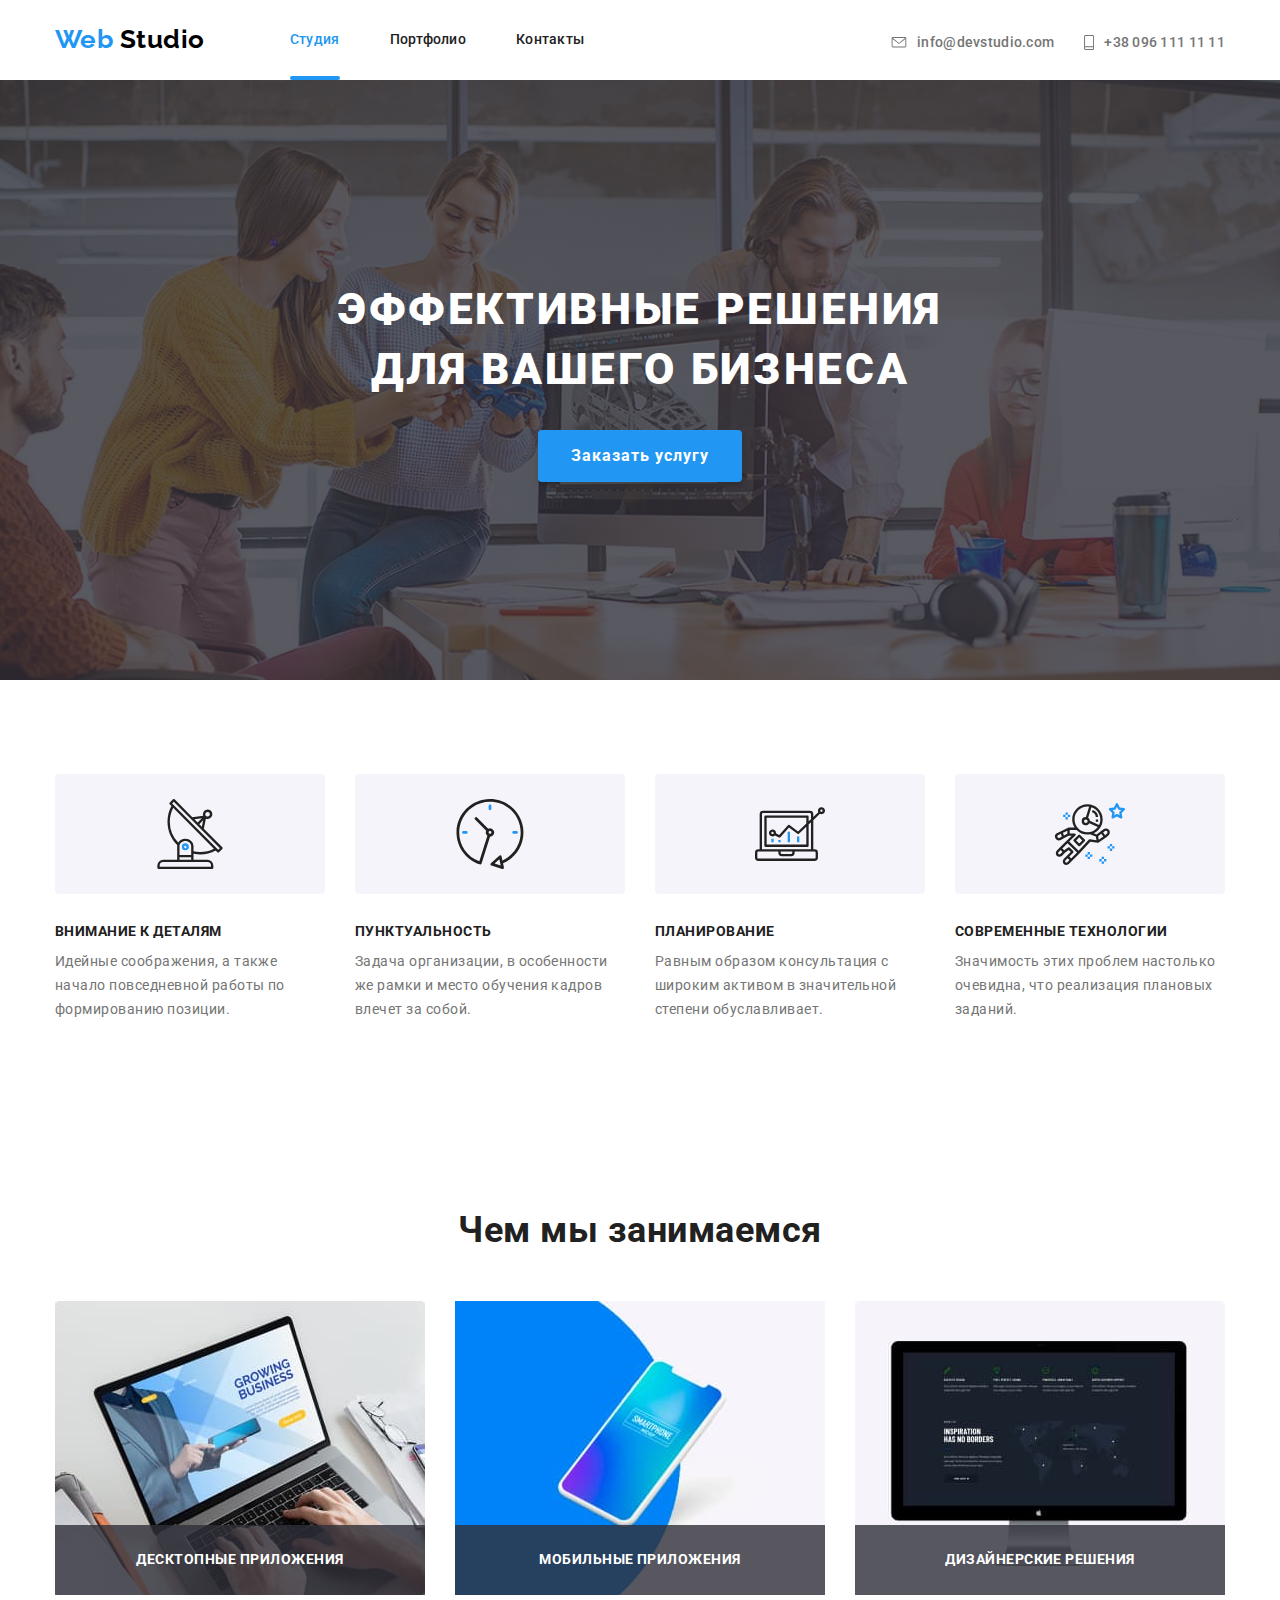
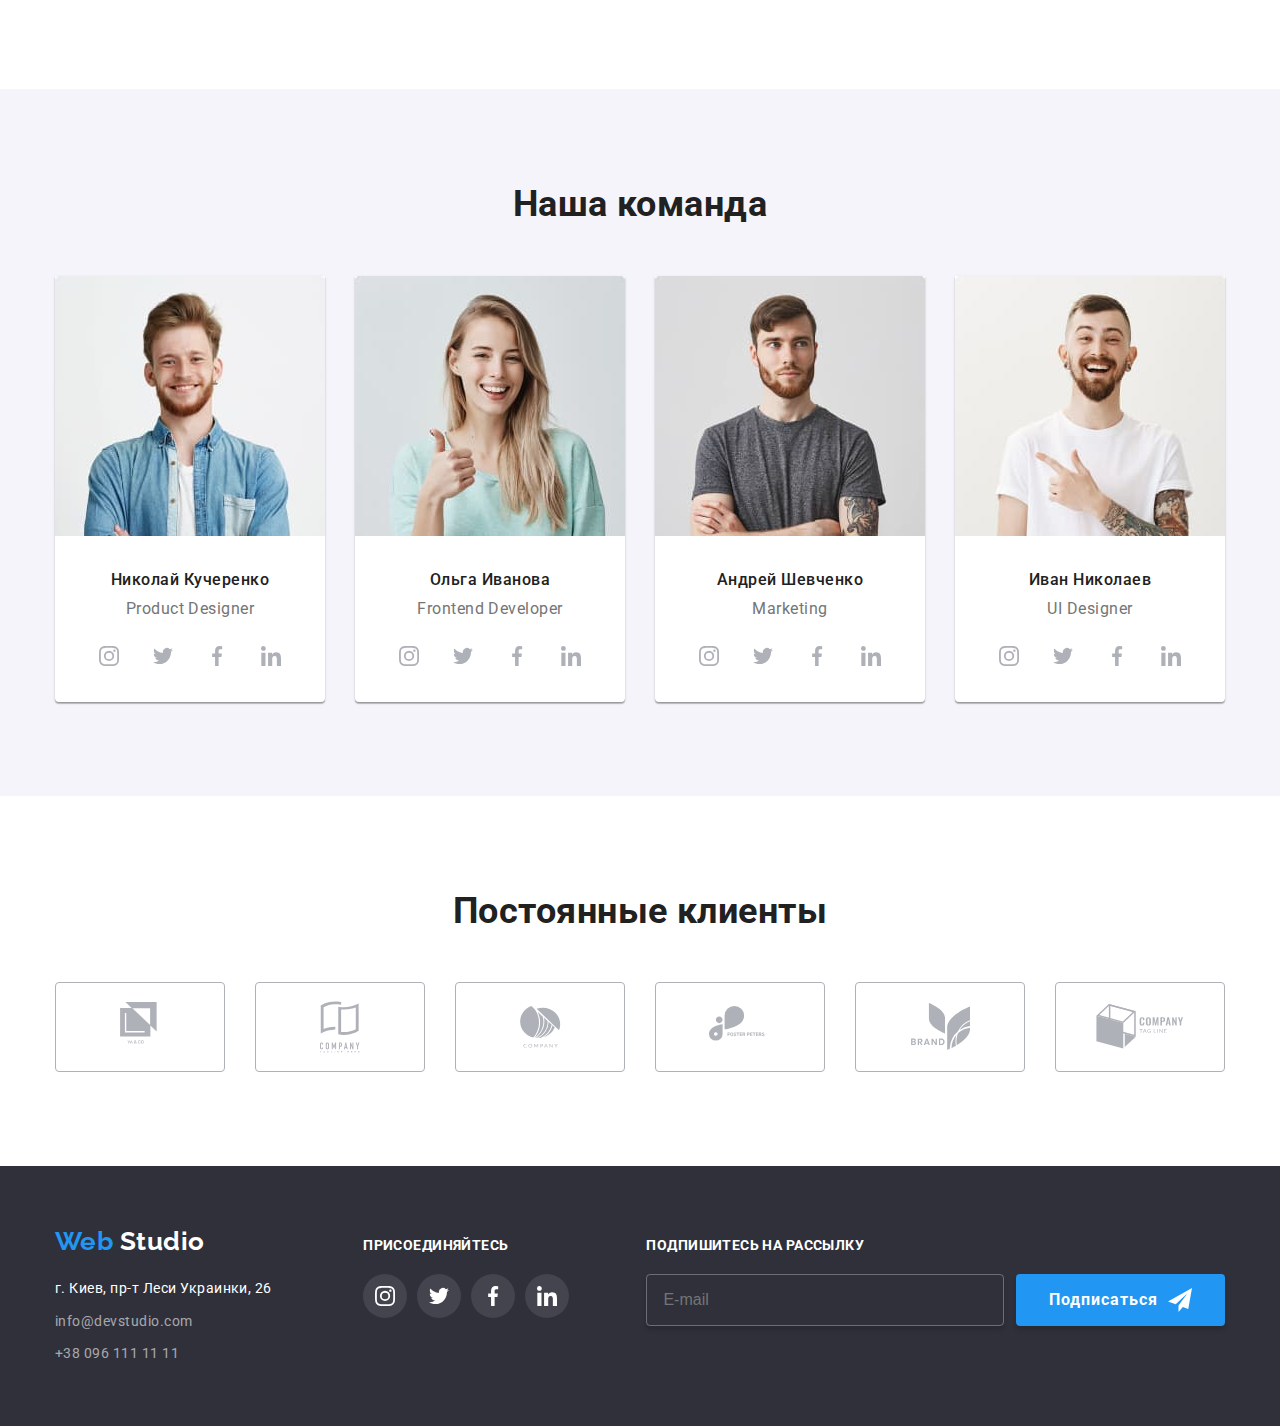
<file: index.html>
<!DOCTYPE html>
<html lang="en">
  <head>
    <meta charset="UTF-8" />
    <meta name="viewport" content="width=device-width, initial-scale=1.0" />
    <title>Web Studio</title>
    <link
      href="https://fonts.googleapis.com/css2?family=Raleway:wght@700&family=Roboto:wght@400;500;700;900&display=swap"
      rel="stylesheet"
    />
    <link rel="stylesheet" href="./css/styles.css" />
  </head>

  <body>
    <!--Header conteiner-->
    <header class="header">
      <div class="conteiner">
        <nav class="nav-conteiner">
          <a href="./index.html" class="logo">
            Web <span class="colorblack">Studio</span>
          </a>
          <ul class="site-nav">
            <li class="item">
              <a href="./index.html" class="link current">Студия</a>
            </li>
            <li class="item">
              <a href="./portfolio.html" class="link line-link">Портфолио</a>
            </li>
            <li class="item">
              <a href="#" class="link line-link">Контакты</a>
            </li>
          </ul>
        </nav>

        <address class="address-header">
          <a href="mailto:info@devstudio.com" class="link">
            <svg class="icon" width="16" height="11">
              <use href="./img/symbol-defs3.svg#envelope"></use>
            </svg>
            <span class="contacts">info@devstudio.com</span>
          </a>
          <a href="tel:+380961111111" class="link">
            <svg class="icon" width="10" height="15">
              <use href="./img/symbol-defs3.svg#vector"></use>
            </svg>
            <span class="contacts">+38 096 111 11 11</span></a
          >
        </address>
      </div>
    </header>

    <main>
      <!--Hero conteiner-->
      <section class="hero">
        <h1 class="hero-title">
          Эффективные решения <br />
          для вашего бизнеса
        </h1>
        <button data-modal-open class="hero-button">Заказать услугу</button>

        <div data-modal class="backdrop is-hidden">
          <div class="modal">
            <form class="form" autocomplete="off">
              <p class="form-text">Оставьте свои данные, мы вам перезвоним</p>
              <div class="form-field">
                <input
                  type="text"
                  class="form-input"
                  name="name"
                  id="name"
                  placeholder=" "
                />
                <label for="name" class="form-label">Имя</label>
                <svg class="icon" width="12" height="12">
                  <use href="./img/symbol-defs3.svg#vector_4"></use>
                </svg>
              </div>

              <div class="form-field">
                <input
                  type="tel"
                  class="form-input"
                  name="tel"
                  id="tel"
                  placeholder=" "
                />
                <label for="tel" class="form-label">Телефон</label>
                <svg class="icon" width="13" height="13">
                  <use href="./img/symbol-defs3.svg#vector_3"></use>
                </svg>
              </div>

              <div class="form-field">
                <input
                  type="email"
                  class="form-input"
                  name="email"
                  id="email"
                  placeholder=" "
                />
                <label for="email" class="form-label">Почта</label>
                <svg class="icon" width="15" height="12">
                  <use href="./img/symbol-defs3.svg#vector_2"></use>
                </svg>
              </div>

              <div class="form-field">
                <textarea
                  name="comment"
                  id="comment"
                  class="textarea"
                  rows="10"
                  placeholder=" "
                ></textarea>
                <label for="comment" class="label-comment">Комментарий</label>
              </div>

              <div class="form-policy">
                <label class="form-checkbox">
                  <input class="checkbox" type="checkbox" name="checkbox" />
                  <span class="checkbox-label">
                    Соглашаюсь с рассылкой и принимаю
                    <a class="policy" href="#">Условия договора</a>
                  </span>
                </label>
              </div>

              <button type="submit" class="hero-button">Отправить</button>
              <button data-modal-close class="close-button">
                <svg class="icon" width="11" height="11">
                  <use href="./img/symbol-defs3.svg#vector_1"></use>
                </svg>
              </button>
            </form>
          </div>
        </div>
      </section>

      <!--Difference conteiner-->
      <section class="section">
        <div class="conteiner">
          <h2 class="visually-hidden">Функции</h2>
          <ul class="features">
            <li class="features-list">
              <div class="link">
                <svg class="icon" width="70" height="70">
                  <use href="./img/symbol-defs3.svg#antenna"></use>
                </svg>
              </div>
              <h3 class="features-title">Внимание к деталям</h3>
              <p class="features-text">
                Идейные соображения, а также начало повседневной работы по
                формированию позиции.
              </p>
            </li>
            <li class="features-list">
              <div class="link">
                <svg class="icon" width="70" height="70">
                  <use href="./img/symbol-defs3.svg#clock"></use>
                </svg>
              </div>
              <h3 class="features-title">Пунктуальность</h3>
              <p class="features-text">
                Задача организации, в особенности же рамки и место обучения
                кадров влечет за собой.
              </p>
            </li>
            <li class="features-list">
              <div class="link">
                <svg class="icon" width="70" height="70">
                  <use href="./img/symbol-defs3.svg#diagram"></use>
                </svg>
              </div>
              <h3 class="features-title">Планирование</h3>
              <p class="features-text">
                Равным образом консультация с широким активом в значительной
                степени обуславливает.
              </p>
            </li>
            <li class="features-list">
              <div class="link">
                <svg class="icon" width="70" height="70">
                  <use href="./img/symbol-defs3.svg#astronaut"></use>
                </svg>
              </div>
              <h3 class="features-title">Современные технологии</h3>
              <p class="features-text">
                Значимость этих проблем настолько очевидна, что реализация
                плановых заданий.
              </p>
            </li>
          </ul>
        </div>
      </section>

      <!--Services conteiner-->
      <section class="section">
        <div class="conteiner">
          <h2 class="section-title">Чем мы занимаемся</h2>
          <ul class="services">
            <li class="section-link">
              <img
                class="img-services"
                src="./img/laptop.jpg"
                alt="photo-laptop"
                width="370"
              />
              <div class="services-actions">
                <h3 class="services-title">Десктопные приложения</h3>
              </div>
            </li>
            <li class="section-link">
              <img
                class="img-services"
                src="./img/mobile.jpg"
                alt="photo-mobile"
                width="370"
              />
              <div class="services-actions">
                <h3 class="services-title">Мобильные приложения</h3>
              </div>
            </li>
            <li class="section-link">
              <img
                class="img-services"
                src="./img/design.jpg"
                alt="photo-design"
                width="370"
              />
              <div class="services-actions">
                <h3 class="services-title">Дизайнерские решения</h3>
              </div>
            </li>
          </ul>
        </div>
      </section>

      <!--Employees conteiner-->
      <section class="employees-section">
        <div class="conteiner">
          <h2 class="section-title">Наша команда</h2>
          <ul class="employees">
            <li class="employees-link">
              <img
                src="./img/nikolay_kucherenko.jpg"
                alt="employee-photo"
                width="270"
              />
              <div class="employees-item">
                <h3 class="employees-title">Николай Кучеренко</h3>
                <p class="employees-text">Product Designer</p>
                <ul class="social-icon">
                  <li class="social-linc">
                    <a
                      href="https://www.instagram.com/"
                      aria-label="Instagram linc"
                      target="_blank"
                      class="link"
                    >
                      <span class="visually-hidden">Instagram linc</span>
                      <svg class="icon" width="20" height="20">
                        <use href="./img/symbol-defs3.svg#instagram"></use>
                      </svg>
                    </a>
                  </li>
                  <li class="social-linc">
                    <a
                      href="https://twitter.com/"
                      aria-label="Twitter linc"
                      target="_blank"
                      class="link"
                    >
                      <span class="visually-hidden">Twitter linc</span>
                      <svg class="icon" width="20" height="20">
                        <use href="./img/symbol-defs3.svg#twitter"></use>
                      </svg>
                    </a>
                  </li>
                  <li class="social-linc">
                    <a
                      href="https://www.facebook.com/"
                      aria-label="Facebook linc"
                      target="_blank"
                      class="link"
                    >
                      <span class="visually-hidden">Facebook linc</span>
                      <svg class="icon" width="20" height="20">
                        <use href="./img/symbol-defs3.svg#facebook"></use>
                      </svg>
                    </a>
                  </li>
                  <li class="social-linc">
                    <a
                      href="https://www.linkedin.com/"
                      aria-label=" Instagram linc"
                      target="_blank"
                      class="link"
                    >
                      <span class="visually-hidden">LinkedIn linc</span>
                      <svg class="icon" width="20" height="20">
                        <use href="./img/symbol-defs3.svg#linkedin"></use>
                      </svg>
                    </a>
                  </li>
                </ul>
              </div>
            </li>
            <li class="employees-link">
              <img
                src="./img/olga_ivanova.jpg"
                alt="employee-photo"
                width="270"
              />
              <div class="employees-item">
                <h3 class="employees-title">Ольга Иванова</h3>
                <p class="employees-text">Frontend Developer</p>
                <ul class="social-icon">
                  <li class="social-linc">
                    <a
                      href="https://www.instagram.com/"
                      aria-label="Instagram linc"
                      target="_blank"
                      class="link"
                    >
                      <span class="visually-hidden">Instagram linc</span>
                      <svg class="icon" width="20" height="20">
                        <use href="./img/symbol-defs3.svg#instagram"></use>
                      </svg>
                    </a>
                  </li>
                  <li class="social-linc">
                    <a
                      href="https://twitter.com/"
                      aria-label="Twitter linc"
                      target="_blank"
                      class="link"
                    >
                      <span class="visually-hidden">Twitter linc</span>
                      <svg class="icon" width="20" height="20">
                        <use href="./img/symbol-defs3.svg#twitter"></use>
                      </svg>
                    </a>
                  </li>
                  <li class="social-linc">
                    <a
                      href="https://www.facebook.com/"
                      aria-label="Facebook linc"
                      target="_blank"
                      class="link"
                    >
                      <span class="visually-hidden">Facebook linc</span>
                      <svg class="icon" width="20" height="20">
                        <use href="./img/symbol-defs3.svg#facebook"></use>
                      </svg>
                    </a>
                  </li>
                  <li class="social-linc">
                    <a
                      href="https://www.linkedin.com/"
                      aria-label=" Instagram linc"
                      target="_blank"
                      class="link"
                    >
                      <span class="visually-hidden">LinkedIn linc</span>
                      <svg class="icon" width="20" height="20">
                        <use href="./img/symbol-defs3.svg#linkedin"></use>
                      </svg>
                    </a>
                  </li>
                </ul>
              </div>
            </li>
            <li class="employees-link">
              <img
                src="./img/andriy_shevchenko.jpg"
                alt="employee-photo"
                width="270"
              />
              <div class="employees-item">
                <h3 class="employees-title">Андрей Шевченко</h3>
                <p class="employees-text">Marketing</p>
                <ul class="social-icon">
                  <li class="social-linc">
                    <a
                      href="https://www.instagram.com/"
                      aria-label="Instagram linc"
                      target="_blank"
                      class="link"
                    >
                      <span class="visually-hidden">Instagram linc</span>
                      <svg class="icon" width="20" height="20">
                        <use href="./img/symbol-defs3.svg#instagram"></use>
                      </svg>
                    </a>
                  </li>
                  <li class="social-linc">
                    <a
                      href="https://twitter.com/"
                      aria-label="Twitter linc"
                      target="_blank"
                      class="link"
                    >
                      <span class="visually-hidden">Twitter linc</span>
                      <svg class="icon" width="20" height="20">
                        <use href="./img/symbol-defs3.svg#twitter"></use>
                      </svg>
                    </a>
                  </li>
                  <li class="social-linc">
                    <a
                      href="https://www.facebook.com/"
                      aria-label="Facebook linc"
                      target="_blank"
                      class="link"
                    >
                      <span class="visually-hidden">Facebook linc</span>
                      <svg class="icon" width="20" height="20">
                        <use href="./img/symbol-defs3.svg#facebook"></use>
                      </svg>
                    </a>
                  </li>
                  <li class="social-linc">
                    <a
                      href="https://www.linkedin.com/"
                      aria-label=" Instagram linc"
                      target="_blank"
                      class="link"
                    >
                      <span class="visually-hidden">LinkedIn linc</span>
                      <svg class="icon" width="20" height="20">
                        <use href="./img/symbol-defs3.svg#linkedin"></use>
                      </svg>
                    </a>
                  </li>
                </ul>
              </div>
            </li>
            <li class="employees-link">
              <img
                src="./img/ivan_nikolaiev.jpg"
                alt="employee-photo"
                width="270"
              />
              <div class="employees-item">
                <h3 class="employees-title">Иван Николаев</h3>
                <p class="employees-text">UI Designer</p>
                <ul class="social-icon">
                  <li class="social-linc">
                    <a
                      href="https://www.instagram.com/"
                      aria-label="Instagram linc"
                      target="_blank"
                      class="link"
                    >
                      <span class="visually-hidden">Instagram linc</span>
                      <svg class="icon" width="20" height="20">
                        <use href="./img/symbol-defs3.svg#instagram"></use>
                      </svg>
                    </a>
                  </li>
                  <li class="social-linc">
                    <a
                      href="https://twitter.com/"
                      aria-label="Twitter linc"
                      target="_blank"
                      class="link"
                    >
                      <span class="visually-hidden">Twitter linc</span>
                      <svg class="icon" width="20" height="20">
                        <use href="./img/symbol-defs3.svg#twitter"></use>
                      </svg>
                    </a>
                  </li>
                  <li class="social-linc">
                    <a
                      href="https://www.facebook.com/"
                      aria-label="Facebook linc"
                      target="_blank"
                      class="link"
                    >
                      <span class="visually-hidden">Facebook linc</span>
                      <svg class="icon" width="20" height="20">
                        <use href="./img/symbol-defs3.svg#facebook"></use>
                      </svg>
                    </a>
                  </li>
                  <li class="social-linc">
                    <a
                      href="https://www.linkedin.com/"
                      aria-label="Instagram linc"
                      target="_blank"
                      class="link"
                    >
                      <span class="visually-hidden">LinkedIn linc</span>
                      <svg class="icon" width="20" height="20">
                        <use href="./img/symbol-defs3.svg#linkedin"></use>
                      </svg>
                    </a>
                  </li>
                </ul>
              </div>
            </li>
          </ul>
        </div>
      </section>

      <!--Сustomers conteiner-->
      <section class="section">
        <div class="conteiner">
          <h2 class="section-title">Постоянные клиенты</h2>
          <ul class="section-items">
            <li class="section-linc">
              <a href="#" class="link">
                <svg width="44" height="49">
                  <use href="./img/symbol-defs3.svg#logo_1"></use>
                </svg>
              </a>
            </li>
            <li class="section-linc">
              <a href="#" class="link">
                <svg width="40" height="52">
                  <use href="./img/symbol-defs3.svg#logo_2"></use>
                </svg>
              </a>
            </li>
            <li class="section-linc">
              <a href="#" class="link">
                <svg width="41" height="42">
                  <use href="./img/symbol-defs3.svg#logo_3"></use>
                </svg>
              </a>
            </li>
            <li class="section-linc">
              <a href="#" class="link">
                <svg width="79" height="42">
                  <use href="./img/symbol-defs3.svg#logo_4"></use>
                </svg>
              </a>
            </li>
            <li class="section-linc">
              <a href="#" class="link">
                <svg width="59" height="47">
                  <use href="./img/symbol-defs3.svg#logo_5"></use>
                </svg>
              </a>
            </li>
            <li class="section-linc">
              <a href="#" class="link">
                <svg width="88" height="45">
                  <use href="./img/symbol-defs3.svg#logo_6"></use>
                </svg>
              </a>
            </li>
          </ul>
        </div>
      </section>
    </main>

    <!--Footer conteiner-->
    <footer class="footer">
      <div class="conteiner">
        <div>
          <a href="./index.html" class="logo">
            Web <span class="colorwite">Studio</span>
          </a>

          <div class="address-footer">
            <address class="address-title">
              г. Киев, пр-т Леси Украинки, 26
            </address>

            <address class="address-subject">
              <a href="mailto:info@devstudio.com" class="link"
                >info@devstudio.com</a
              >
              <a href="tel:+380961111111" class="link">+38 096 111 11 11</a>
            </address>
          </div>
        </div>

        <div>
          <b class="footer-title">Присоединяйтесь</b>
          <ul class="social-item">
            <li class="social-footer">
              <a
                href="https://www.instagram.com/"
                aria-label="Instagram linc"
                target="_blank"
                class="link"
              >
                <span class="visually-hidden">Instagram linc</span>
                <svg class="icon" width="20" height="20">
                  <use href="./img/symbol-defs3.svg#instagram"></use>
                </svg>
              </a>
            </li>
            <li class="social-footer">
              <a
                href="https://twitter.com/"
                aria-label="Twitter linc"
                target="_blank"
                class="link"
              >
                <span class="visually-hidden">Twitter linc</span>
                <svg class="icon" width="20" height="20">
                  <use href="./img/symbol-defs3.svg#twitter"></use>
                </svg>
              </a>
            </li>
            <li class="social-footer">
              <a
                href="https://www.facebook.com/"
                aria-label="Facebook linc"
                target="_blank"
                class="link"
              >
                <span class="visually-hidden">Facebook linc</span>
                <svg class="icon" width="20" height="20">
                  <use href="./img/symbol-defs3.svg#facebook"></use>
                </svg>
              </a>
            </li>
            <li class="social-footer">
              <a
                href="https://www.linkedin.com/"
                aria-label="LinkedIn linc"
                target="_blank"
                class="link"
              >
                <span class="visually-hidden">LinkedIn linc</span>
                <svg class="icon" width="20" height="20">
                  <use href="./img/symbol-defs3.svg#linkedin"></use>
                </svg>
              </a>
            </li>
          </ul>
        </div>

        <div class="footer-mailing">
          <b class="footer-title">Подпишитесь на рассылку</b>

          <form class="form-footer" autocomplete="off">
            <input
              type="email"
              class="item"
              name="mail"
              id="mail"
              placeholder="E-mail"
            />
            <button type="submit" class="hero-button">
              Подписаться
              <svg class="icon" width="24" height="24">
                <use href="./img/symbol-defs3.svg#icon_send"></use>
              </svg>
            </button>
          </form>
        </div>
      </div>
    </footer>

    <script src="./js/modal.js"></script>
  </body>
</html>
</file>
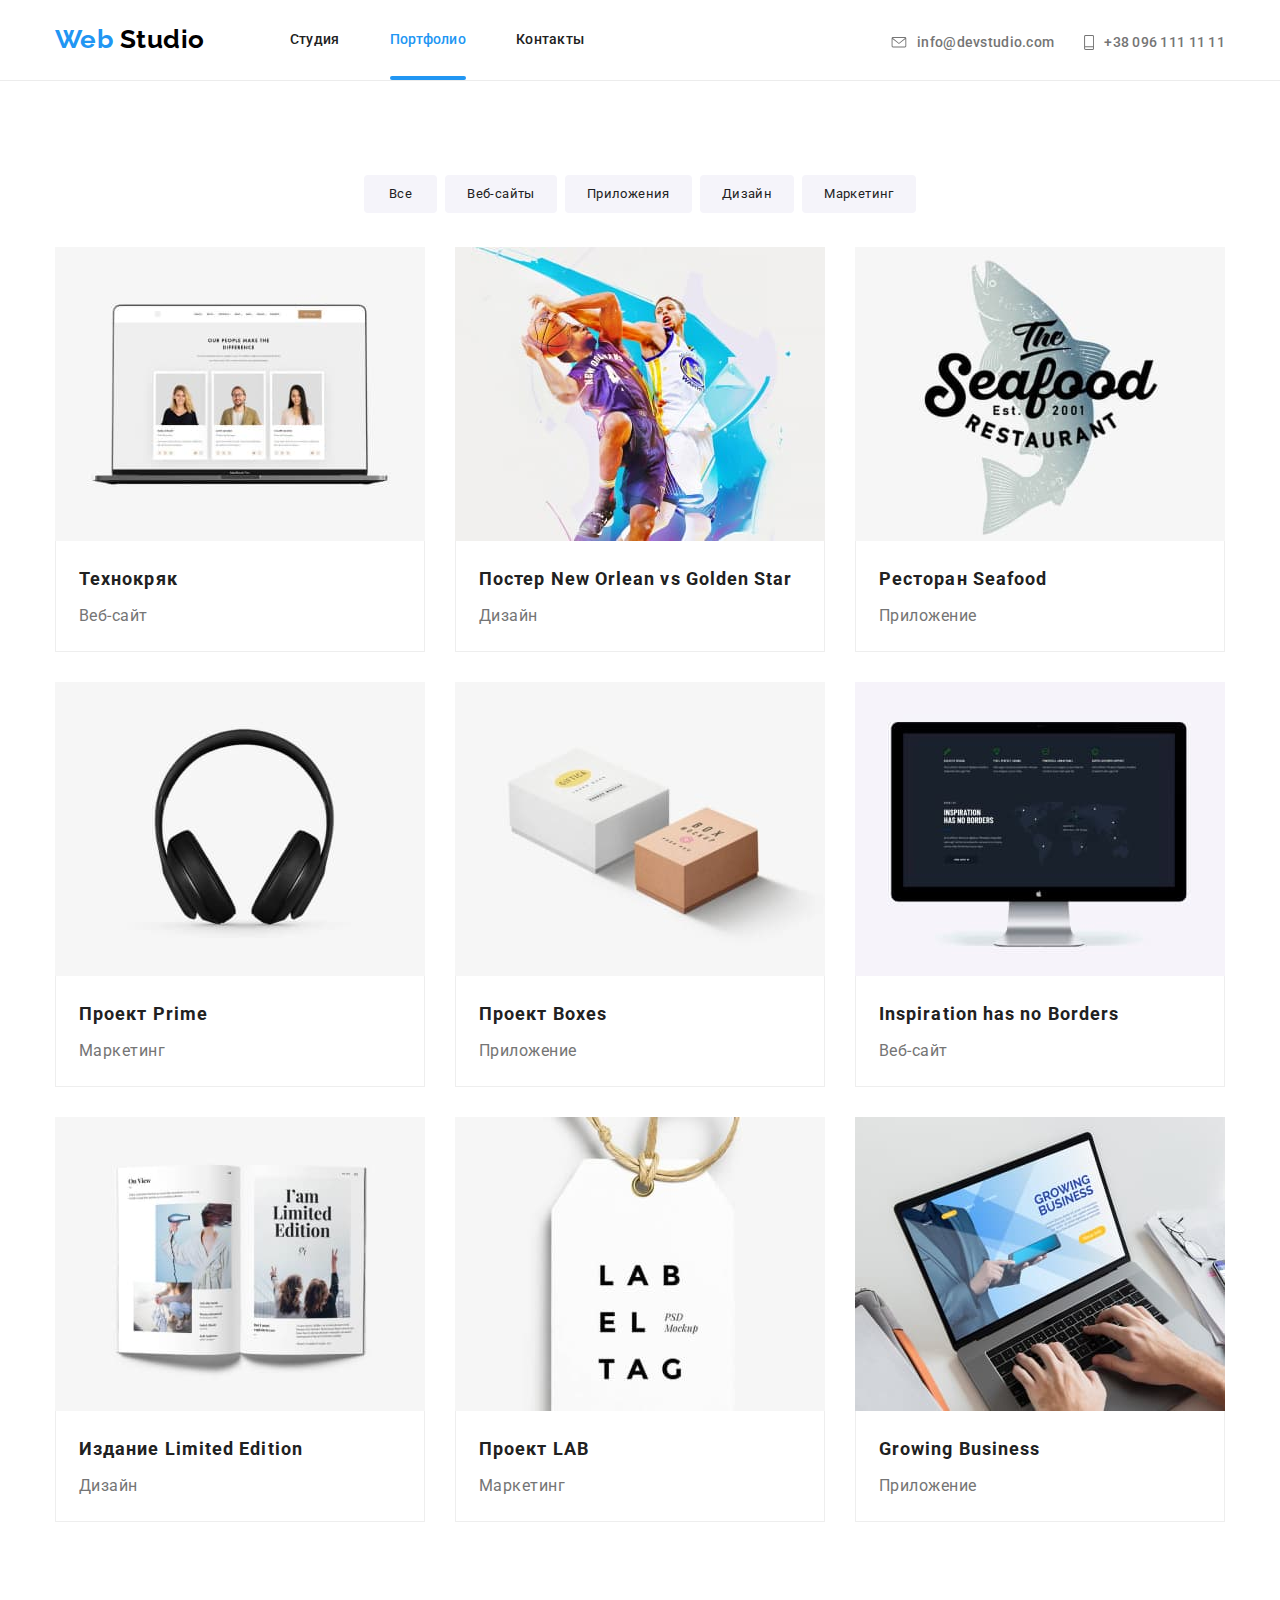
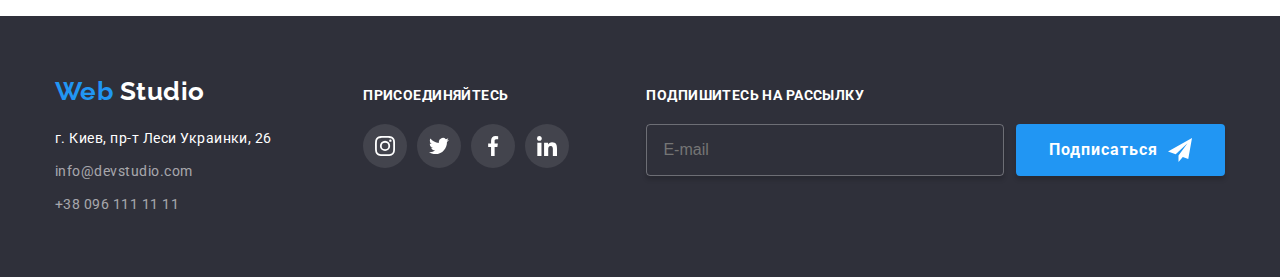
<file: portfolio.html>
<!DOCTYPE html>
<html lang="en">
  <head>
    <meta charset="UTF-8" />
    <meta name="viewport" content="width=device-width, initial-scale=1.0" />
    <title>Portfolio</title>
    <link
      href="https://fonts.googleapis.com/css2?family=Raleway:wght@700&family=Roboto:wght@400;500;700;900&display=swap"
      rel="stylesheet"
    />
    <link rel="stylesheet" href="./css/styles.css" />
  </head>

  <body>
    <!--Header conteiner-->
    <header class="header-line">
      <div class="conteiner">
        <nav class="nav-conteiner">
          <a href="./index.html" class="logo">
            Web <span class="colorblack">Studio</span>
          </a>
          <ul class="site-nav">
            <li class="item">
              <a href="./index.html" class="link line-link">Студия</a>
            </li>
            <li class="item">
              <a href="./portfolio.html" class="link current">Портфолио</a>
            </li>
            <li class="item">
              <a href="#" class="link line-link">Контакты</a>
            </li>
          </ul>
        </nav>

        <address class="address-header">
          <a href="mailto:info@devstudio.com" class="link">
            <svg class="icon" width="16" height="11">
              <use href="./img/symbol-defs3.svg#envelope"></use>
            </svg>
            <span class="contacts">info@devstudio.com</span>
          </a>
          <a href="tel:+380961111111" class="link">
            <svg class="icon" width="10" height="15">
              <use href="./img/symbol-defs3.svg#vector"></use>
            </svg>
            <span class="contacts">+38 096 111 11 11</span></a
          >
        </address>
      </div>
    </header>

    <!--Conteiner works-->
    <main>
      <section class="conteiner">
        <h1 class="visually-hidden">Portfolio</h1>

        <!--Conteiner filter-->
        <ul class="filter-button">
          <li class="item">
            <button type="button" class="button">Все</button>
          </li>
          <li class="item">
            <button type="button" class="button">Веб-сайты</button>
          </li>
          <li class="item">
            <button type="button" class="button">Приложения</button>
          </li>
          <li class="item">
            <button type="button" class="button">Дизайн</button>
          </li>
          <li class="item">
            <button type="button" class="button">Маркетинг</button>
          </li>
        </ul>

        <!--Conteiner portfolio-->
        <ul class="portfolio-list">
          <li class="item">
            <a href="#" class="portfolio-card">
              <div class="portfolio-hover">
                <img
                  src="./img/tekhnokriak.jpg"
                  alt="photo-website"
                  width="370"
                  height="294"
                  class="portfolio-img"
                />
                <p class="portfolio-description">
                  Технокряк это современная площадка распространения
                  коронавируса. Компании используют эту платформу для цифрового
                  шпионажа и атак на защищённые сервера конкурентов.
                </p>
              </div>

              <div class="portfolio">
                <h2 class="portfolio-title">Технокряк</h2>
                <p class="portfolio-text">Веб-сайт</p>
              </div>
            </a>
          </li>
          <li class="item">
            <a href="#" class="portfolio-card">
              <div class="portfolio-hover">
                <img
                  src="./img/poster.jpg"
                  alt="poster-basketball-players"
                  width="370"
                  height="294"
                  class="portfolio-img"
                />
                <p class="portfolio-description">
                  Lorem ipsum dolor, sit amet consectetur adipisicing elit.
                  Dignissimos, eaque perspiciatis. Adipisci commodi corporis
                  repellat? Rem, repudiandae! Illo, labore.
                </p>
              </div>
              <div class="portfolio">
                <h2 class="portfolio-title">
                  Постер New Orlean vs Golden Star
                </h2>
                <p class="portfolio-text">Дизайн</p>
              </div>
            </a>
          </li>
          <li class="item">
            <a href="#" class="portfolio-card">
              <div class="portfolio-hover">
                <img
                  src="./img/logo_seafood.jpg"
                  alt="logo-restoran-seafood"
                  width="370"
                  height="294"
                  class="portfolio-img"
                />
                <p class="portfolio-description">
                  Lorem ipsum dolor, sit amet consectetur adipisicing elit.
                  Dignissimos, eaque perspiciatis. Adipisci commodi corporis
                  repellat? Rem, repudiandae! Illo, labore.
                </p>
              </div>
              <div class="portfolio">
                <h2 class="portfolio-title">Ресторан Seafood</h2>
                <p class="portfolio-text">Приложение</p>
              </div>
            </a>
          </li>
          <li class="item">
            <a href="#" class="portfolio-card">
              <div class="portfolio-hover">
                <img
                  src="./img/wireless_headphones.jpg"
                  alt="photo-wireless-headphonesr"
                  width="370"
                  height="294"
                  class="portfolio-img"
                />
                <p class="portfolio-description">
                  Lorem ipsum dolor, sit amet consectetur adipisicing elit.
                  Dignissimos, eaque perspiciatis. Adipisci commodi corporis
                  repellat? Rem, repudiandae! Illo, labore.
                </p>
              </div>
              <div class="portfolio">
                <h2 class="portfolio-title">Проект Prime</h2>
                <p class="portfolio-text">Маркетинг</p>
              </div>
            </a>
          </li>
          <li class="item">
            <a href="#" class="portfolio-card">
              <div class="portfolio-hover">
                <img
                  src="./img/boxes.jpg"
                  alt="photo-two-boxes"
                  width="370"
                  height="294"
                  class="portfolio-img"
                />
                <p class="portfolio-description">
                  Lorem ipsum dolor, sit amet consectetur adipisicing elit.
                  Dignissimos, eaque perspiciatis. Adipisci commodi corporis
                  repellat? Rem, repudiandae! Illo, labore.
                </p>
              </div>
              <div class="portfolio">
                <h2 class="portfolio-title">Проект Boxes</h2>
                <p class="portfolio-text">Приложение</p>
              </div>
            </a>
          </li>
          <li class="item">
            <a href="#" class="portfolio-card">
              <div class="portfolio-hover">
                <img
                  src="./img/monitor.jpg"
                  alt="photo-monitor"
                  width="370"
                  height="294"
                  class="portfolio-img"
                />
                <p class="portfolio-description">
                  Lorem ipsum dolor, sit amet consectetur adipisicing elit.
                  Dignissimos, eaque perspiciatis. Adipisci commodi corporis
                  repellat? Rem, repudiandae! Illo, labore.
                </p>
              </div>
              <div class="portfolio">
                <h2 class="portfolio-title">Inspiration has no Borders</h2>
                <p class="portfolio-text">Веб-сайт</p>
              </div>
            </a>
          </li>
          <li class="item">
            <a href="#" class="portfolio-card">
              <div class="portfolio-hover">
                <img
                  src="./img/open-book.jpg"
                  alt="photo-open-book"
                  width="370"
                  height="294"
                  class="portfolio-img"
                />
                <p class="portfolio-description">
                  Lorem ipsum dolor, sit amet consectetur adipisicing elit.
                  Dignissimos, eaque perspiciatis. Adipisci commodi corporis
                  repellat? Rem, repudiandae! Illo, labore.
                </p>
              </div>
              <div class="portfolio">
                <h2 class="portfolio-title">Издание Limited Edition</h2>
                <p class="portfolio-text">Дизайн</p>
              </div>
            </a>
          </li>
          <li class="item">
            <a href="#" class="portfolio-card">
              <div class="portfolio-hover">
                <img
                  src="./img/label.jpg"
                  alt="photo-label"
                  width="370"
                  height="294"
                  class="portfolio-img"
                />
                <p class="portfolio-description">
                  Lorem ipsum dolor, sit amet consectetur adipisicing elit.
                  Dignissimos, eaque perspiciatis. Adipisci commodi corporis
                  repellat? Rem, repudiandae! Illo, labore.
                </p>
              </div>
              <div class="portfolio">
                <h2 class="portfolio-title">Проект LAB</h2>
                <p class="portfolio-text">Маркетинг</p>
              </div>
            </a>
          </li>
          <li class="item">
            <a href="#" class="portfolio-card">
              <div class="portfolio-hover">
                <img
                  src="./img/hands_laptop.jpg"
                  alt="photo-hands-laptop"
                  width="370"
                  height="294"
                  class="portfolio-img"
                />
                <p class="portfolio-description">
                  Lorem ipsum dolor, sit amet consectetur adipisicing elit.
                  Dignissimos, eaque perspiciatis. Adipisci commodi corporis
                  repellat? Rem, repudiandae! Illo, labore.
                </p>
              </div>
              <div class="portfolio">
                <h2 class="portfolio-title">Growing Business</h2>
                <p class="portfolio-text">Приложение</p>
              </div>
            </a>
          </li>
        </ul>
      </section>
    </main>

    <!--Footer conteiner-->
    <footer class="footer">
      <div class="conteiner">
        <div>
          <a href="./index.html" class="logo">
            Web <span class="colorwite">Studio</span>
          </a>

          <div class="address-footer">
            <address class="address-title">
              г. Киев, пр-т Леси Украинки, 26
            </address>

            <address class="address-subject">
              <a href="mailto:info@devstudio.com" class="link"
                >info@devstudio.com</a
              >
              <a href="tel:+380961111111" class="link">+38 096 111 11 11</a>
            </address>
          </div>
        </div>

        <div>
          <b class="footer-title">Присоединяйтесь</b>
          <ul class="social-item">
            <li class="social-footer">
              <a
                href="https://www.instagram.com/"
                aria-label="Instagram linc"
                target="_blank"
                class="link"
              >
                <span class="visually-hidden">Instagram linc</span>
                <svg class="icon" width="20" height="20">
                  <use href="./img/symbol-defs3.svg#instagram"></use>
                </svg>
              </a>
            </li>
            <li class="social-footer">
              <a
                href="https://twitter.com/"
                aria-label="Twitter linc"
                target="_blank"
                class="link"
              >
                <span class="visually-hidden">Twitter linc</span>
                <svg class="icon" width="20" height="20">
                  <use href="./img/symbol-defs3.svg#twitter"></use>
                </svg>
              </a>
            </li>
            <li class="social-footer">
              <a
                href="https://www.facebook.com/"
                aria-label="Facebook linc"
                target="_blank"
                class="link"
              >
                <span class="visually-hidden">Facebook linc</span>
                <svg class="icon" width="20" height="20">
                  <use href="./img/symbol-defs3.svg#facebook"></use>
                </svg>
              </a>
            </li>
            <li class="social-footer">
              <a
                href="https://www.linkedin.com/"
                aria-label="LinkedIn linc"
                target="_blank"
                class="link"
              >
                <span class="visually-hidden">LinkedIn linc</span>
                <svg class="icon" width="20" height="20">
                  <use href="./img/symbol-defs3.svg#linkedin"></use>
                </svg>
              </a>
            </li>
          </ul>
        </div>

        <div class="footer-mailing">
          <b class="footer-title">Подпишитесь на рассылку</b>

          <form class="form-footer" autocomplete="off">
            <input
              type="email"
              class="item"
              name="mail"
              id="mail"
              placeholder="E-mail"
            />
            <button type="submit" class="hero-button">
              Подписаться
              <svg class="icon" width="24" height="24">
                <use href="./img/symbol-defs3.svg#icon_send"></use>
              </svg>
            </button>
          </form>
        </div>
      </div>
    </footer>
  </body>
</html>
</file>
<file: css/styles.css>
/* Styles for all HTML*/
html {
  box-sizing: border-box;
}

*,
*::before,
*::after {
  box-sizing: inherit;
}

a {
  text-decoration: none;
  color: inherit;
}

address {
  font-style: inherit;
}

button {
  border: none;
  outline: none;
  background-color: none;
  color: none;
  font-family: inherit;
}

ul {
  list-style: none;
  margin: 0px;
  padding: 0px;
}

img {
  margin: 0px;
  padding: 0px;
}

/* Colors palette */
:root {
  --primary-text-color: #757575;
  --title-text-color: #212121;
  --accent-color: #2196f3;
  --secondary-text-color: #ffffff;
  --widht-text-color: rgba(250, 250, 250, 0.6);
  --primary-bg-color: #ffffff;
  --element-bg-color: #f5f4fa;
  --bg-color: rgba(47, 48, 58, 0.8);
  --secondary-bg-color: #2f303a;
  --time-animation: 250ms cubic-bezier(0.4, 0, 0.2, 1);
}

/* Styles for all HTML*/
body {
  background-color: var(--primary-bg-color);
  color: var(--primary-text-color);
  font-family: Roboto, sans-serif;
  letter-spacing: 0.03em;
  margin: 0px;
}

footer {
  background-color: var(--secondary-bg-color);
  color: var(--secondary-text-color);
}

/* Logo-color-size WebStudio */
.logo {
  color: var(--accent-color);
  font-family: Raleway, sans-serif;
  font-weight: bold;
  font-size: 26px;
  line-height: 1.2;

  outline: none;
}
.colorblack {
  color: #000000;
}
.colorwite {
  color: var(--secondary-text-color);
}

/* Global container-sizes*/
.conteiner {
  width: 1200px;
  margin: auto;
  padding: 94px 15px;
}

/*Header conteiner*/
.header .conteiner,
.header-line .conteiner,
.footer .conteiner {
  padding-top: 0px;
  padding-bottom: 0px;
}

.header .conteiner,
.header-line .conteiner {
  display: flex;
  align-items: baseline;
  justify-content: space-between;
}

.header-line {
  border: 1px solid #ececec;
  border-left: 0px;
  border-right: 0px;
  border-top: 0px;
}

/*Nav-conteiner*/
.nav-conteiner {
  display: flex;
  align-items: center;
}

/* Menu navigation */
.site-nav {
  display: flex;
  margin-left: 85px;
}

.site-nav .item:not(:last-child) {
  margin-right: 50px;
}

.site-nav .link {
  display: block;
  padding-top: 32px;
  padding-bottom: 32px;

  color: var(--title-text-color);
  font-weight: 500;
  font-size: 14px;
  line-height: 1.14;
  letter-spacing: 0.02em;

  position: relative;
}

.current::after {
  content: "";
  position: absolute;
  bottom: 0px;
  left: 0px;
  height: 4px;
  width: 100%;
  background-color: var(--accent-color);
  border-radius: 2px;
}

.site-nav .link:hover,
.site-nav .link:focus {
  color: var(--accent-color);
  outline: none;
  transition: color var(--time-animation);
}

.site-nav .link.current {
  color: var(--accent-color);
}

.line-link::after {
  content: "";
  position: absolute;
  bottom: 0px;
  left: 0px;
  height: 4px;
  width: 100%;
  background-color: var(--accent-color);
  border-radius: 2px;

  transform: scaleX(0);
  transition: transform var(--time-animation);
}
.line-link:hover:after {
  transform: scaleX(1);
}

/* Menu address*/
.address-header {
  display: flex;
  align-items: center;
  --color3: currentColor;
}
.address-header .link:not(:last-child) {
  margin-right: 30px;
}

.address-header .link {
  display: flex;
  align-items: center;

  color: var(--primary-text-color);
  font-weight: 500;
  font-size: 14px;
  line-height: 1.14;
  letter-spacing: 0.02em;

  transition: border var(--time-animation), color var(--time-animation);
}

.address-header .link:hover,
.address-header .link:focus {
  color: var(--accent-color);
  outline: none;
}

.contacts {
  margin-left: 10px;
}

/* Styles for index.html */
/* Hero conteiner */
.hero {
  text-align: center;
  max-width: 1600px;
  height: 600px;
  margin-left: auto;
  margin-right: auto;
  padding-top: 200px;
  padding-bottom: 200px;

  background-image: linear-gradient(var(--bg-color), var(--bg-color)),
    url("../img/header.jpg");
  background-color: rgb(47, 48, 58);
  background-size: cover;
  background-position: center;
  background-repeat: no-repeat;
}

.hero-title {
  margin-top: 0px;
  margin-bottom: 30px;

  color: var(--secondary-text-color);
  font-weight: 900;
  font-size: 44px;
  line-height: 1.36;
  letter-spacing: 0.06em;
  text-align: center;
  text-transform: uppercase;
}

/* Button */
.hero-button {
  display: flex;
  align-items: center;

  border: 1px solid transparent;
  border-radius: 4px;
  padding: 10px 32px;
  min-width: 200px;
  min-height: 50px;

  background-color: var(--accent-color);
  color: var(--secondary-text-color);
  box-shadow: 0px 4px 4px rgba(0, 0, 0, 0.15);

  font-weight: 700;
  font-size: 16px;
  line-height: 1.88;
  letter-spacing: 0.06em;

  transition: background-color var(--time-animation),
    color var(--time-animation);
}

.hero-button:focus,
.hero-button:hover {
  background-color: #188ce8;
  outline: none;
}

.hero .hero-button {
  display: inline-block;
}

.hero-button .icon {
  margin-left: 10px;
}

/* Section title */
.section-title {
  margin-top: 0px;
  margin-bottom: 50px;

  color: var(--title-text-color);
  font-weight: 700;
  font-size: 36px;
  line-height: 1.17;
  text-align: center;
}

/* Difference conteiner */
.visually-hidden {
  position: absolute;
  clip: rect(1px, 1px, 1px, 1px);
  padding: 0;
  border: 0;
  height: 1px;
  width: 1px;
  overflow: hidden;
}

.features {
  display: flex;
}

.features-list:not(:last-child) {
  margin-right: 30px;
}

.features-list .link {
  width: 270px;
  height: 120px;
  border-radius: 4px;
  background-color: #f5f4fa;
  display: inline-flex;
  justify-content: center;
  align-items: center;
  margin-bottom: 30px;
}

.features-title {
  margin-top: 0px;
  margin-bottom: 10px;

  color: var(--title-text-color);
  font-weight: 700;
  font-size: 14px;
  line-height: 1.14;
  text-transform: uppercase;
}

.features-text {
  margin: 0px;

  font-weight: 400;
  font-size: 14px;
  line-height: 1.7;
}

/* Services conteiner */
.services {
  display: flex;
  /*flex-wrap: wrap;*/
}

.section-link:not(:last-child) {
  margin-right: 30px;
}

.services-title {
  margin-top: 0px;
  margin-bottom: 0px;

  color: var(--secondary-text-color);
  font-weight: 700;
  font-size: 14px;
  line-height: 1.14;
  text-transform: uppercase;
}

.section-link {
  position: relative;
}
.img-services {
  display: block;
}
.services-actions {
  width: 370px;
  height: 70px;
  background-color: var(--bg-color);

  position: absolute;
  top: 100%;
  left: 50%;
  transform: translate(-50%, -100%);

  display: flex;
  justify-content: center;
  align-items: center;
}

/* Employees conteiner */
.employees-section {
  background-color: var(--element-bg-color);
}

.employees {
  display: flex;
}

.employees-item {
  text-align: center;
  padding: 30px 0px 24px;
  margin: 0px;
}

.employees-link:not(:last-child) {
  margin-right: 30px;
}

.employees-link {
  background-color: var(--secondary-text-color);
  border-radius: 0px 0px 4px 4px;
  box-shadow: 0px 2px 1px rgba(0, 0, 0, 0.2), 0px 1px 1px rgba(0, 0, 0, 0.14),
    0px 1px 3px rgba(0, 0, 0, 0.12);
}

/*.employees-link:hover {
  box-shadow: 0px 2px 1px rgba(0, 0, 0, 0.2), 0px 1px 1px rgba(0, 0, 0, 0.14),
    0px 1px 3px rgba(0, 0, 0, 0.12);
}*/

.employees-title {
  margin-top: 0px;
  margin-bottom: 10px;

  color: var(--title-text-color);
  font-weight: 500;
  font-size: 16px;
  line-height: 1.19;
  text-align: center;
}

.employees-text {
  margin-top: 0px;
  margin-bottom: 16px;

  font-weight: 400;
  font-size: 16px;
  line-height: 1.19;
  text-align: center;
}

/* Employees social*/
.social-icon {
  display: flex;
  justify-content: center;
  align-items: center;
  margin: 0px;
  --color4: currentColor;
  color: #afb1b8;
}

.social-icon .social-linc:not(:last-child) {
  margin-right: 10px;
}

.social-linc .link {
  width: 44px;
  height: 44px;
  border-radius: 50%;
  display: inline-flex;
  justify-content: center;
  align-items: center;
  background-color: var(--secondary-text-color);

  transition: background-color var(--time-animation),
    color var(--time-animation);
}

.social-linc .link:hover,
.social-linc .link:focus {
  background-color: var(--accent-color);
  color: var(--secondary-text-color);
  outline: none;
}

/* Сustomers conteiner */
.section-items {
  display: flex;
  justify-content: space-between;
  --color4: currentColor;
  color: #afb1b8;
}

.section-linc .link {
  width: 170px;
  height: 90px;
  display: inline-flex;
  justify-content: center;
  align-items: center;
  border: 1px solid #afb1b8;
  box-sizing: border-box;
  border-radius: 4px;

  transition: border var(--time-animation), color var(--time-animation);
}

.section-linc .link:hover,
.section-linc .link:focus {
  border: 1px solid var(--accent-color);
  color: var(--accent-color);
  outline: none;
}

/* Styles for portfolio.html */
/* Conteiner filter */
.button {
  padding: 6px 22px;
  margin: 0px;
  background-color: var(--element-bg-color);

  color: var(--title-text-color);
  min-width: 73px;
  min-height: 38px;
  letter-spacing: 0.03em;
  line-height: 1.62;
  border-radius: 4px;
}

.filter-button {
  display: flex;
  margin-bottom: 34px;
  justify-content: center;

  text-align: center;
  font-weight: 500;
  font-size: 16px;
  line-height: 1.6;
}

.filter-button .item:not(:last-child) {
  margin-right: 8px;
}

.filter-button .button {
  transition: background-color var(--time-animation),
    color var(--time-animation);
}
.filter-button .button:hover,
.filter-button .button:focus {
  background-color: var(--accent-color);
  color: var(--secondary-text-color);
  box-shadow: 0px 2px 2px rgba(0, 0, 0, 0.12), 0px 1px 2px rgba(0, 0, 0, 0.08),
    0px 3px 1px rgba(0, 0, 0, 0.1);
  outline: none;
}

/* Conteiner portfolio */
.portfolio-list {
  display: flex;
  flex-wrap: wrap;
}

.portfolio-list .item {
  display: flex;
  justify-content: center;
  width: 370px;
  margin-bottom: 30px;
  margin-right: 30px;

  background: var(--primary-bg-color);
  border: 1px solid #eeeeee;
  border-top: 0px;
}

.portfolio-list .item:nth-child(3n) {
  margin-right: 0;
}

.portfolio-list .item:nth-last-child(-n + 3) {
  margin-bottom: 0;
}

.portfolio-card:hover {
  box-shadow: 1px 4px 6px rgba(0, 0, 0, 0.16), 0px 4px 4px rgba(0, 0, 0, 0.06),
    0px 1px 1px rgba(0, 0, 0, 0.12);
}

.portfolio-img {
  display: block;
}

.portfolio-hover {
  position: relative;
  overflow: hidden;
}

.portfolio-description {
  margin: 0px;

  font-weight: 400;
  font-size: 18px;
  line-height: 1.57;
  letter-spacing: 0.03em;

  position: absolute;
  top: 0;
  height: 100%;
  width: 100%;
  padding: 63px 24px;
  background-color: rgba(33, 150, 243, 0.9);
  color: var(--primary-bg-color);
  transform: translateY(100%);
  transition: transform var(--time-animation);
}

.portfolio-card:focus .portfolio-description,
.portfolio-card:hover .portfolio-description {
  transform: translateY(0);
}

.portfolio {
  padding: 20px 24px;
}

.portfolio-title {
  margin: 0;
  margin-bottom: 4px;
  color: var(--title-text-color);
  font-weight: 700;
  font-size: 18px;
  line-height: 2;
  letter-spacing: 0.06em;
}

.portfolio-text {
  margin: 0px;
  font-weight: 400;
  font-size: 16px;
  line-height: 1.88;
}

/* Footer conteiner */
.footer .conteiner {
  display: flex;
  align-items: baseline;
  justify-content: space-between;
  padding-top: 60px;
  padding-bottom: 60px;
}

.footer .logo {
  display: inline-block;
  margin-bottom: 20px;
}

.footer-title {
  display: inline-block;
  margin-bottom: 20px;

  font-weight: 700;
  font-size: 14px;
  line-height: 1.14;
  letter-spacing: 0.03em;
  text-transform: uppercase;
}

/* Footer address */
.address-footer {
  display: flex;
  flex-direction: column;
  width: 231px;
}

.address-title {
  font-weight: 400;
  font-size: 14px;
  line-height: 1.7;
  margin-bottom: 9px;
}

.address-subject .link:nth-last-child(-n + 1) {
  margin-bottom: 0;
}

.address-subject .link {
  display: flex;
  margin-bottom: 9px;
  flex-direction: column;
  color: var(--widht-text-color);
  font-weight: 400;
  font-size: 14px;
  line-height: 1.7;

  transition: background-color var(--time-animation),
    color var(--time-animation);
}

.address-subject .link:hover,
.address-subject .link:focus {
  color: var(--accent-color);
  outline: none;
}

/* Footer social */
.social-item {
  display: flex;
  justify-content: space-between;
  margin: 0px;
  --color4: currentColor;
  color: var(--secondary-text-color);
}

.social-item .social-footer:not(:last-child) {
  margin-right: 10px;
}

.social-footer .link {
  width: 44px;
  height: 44px;
  border-radius: 50%;
  display: inline-flex;
  justify-content: center;
  align-items: center;
  background-color: rgba(250, 250, 250, 0.1);

  transition: background-color var(--time-animation),
    color var(--time-animation);
}

.social-footer .link:hover,
.social-footer .link:focus {
  background-color: var(--accent-color);
  outline: none;
}

/* Footer form*/

.form-footer {
  display: flex;
}

.form-footer .item {
  font-weight: 400;
  font-size: 16px;
  line-height: 1.25;
  color: var(--primary-text-color);

  padding-left: 16px;
  padding-top: 15px;
  padding-bottom: 15px;
  margin-right: 12px;

  width: 358px;
  min-height: 50px;
  background-color: inherit;

  border: 1px solid rgba(255, 255, 255, 0.3);
  box-sizing: border-box;
  box-shadow: 0px 4px 4px rgba(0, 0, 0, 0.15);
  border-radius: 4px;
}

.form-footer .item:focus {
  outline: none;
}

/* Modal window */
.backdrop {
  position: fixed;
  z-index: 3;
  top: 0;
  left: 0;
  width: 100%;
  height: 100%;
  background-color: rgba(0, 0, 0, 0.2);

  transition: var(--time-animation);
}

.backdrop.is-hidden {
  opacity: 0;
  pointer-events: none;
}

.modal {
  position: absolute;
  top: 50%;
  left: 50%;
  transform: translate(-50%, -50%);

  min-width: 528px;
  min-height: 581px;

  background-color: var(--secondary-text-color);
  box-shadow: 0px 2px 1px rgba(0, 0, 0, 0.2), 0px 1px 1px rgba(0, 0, 0, 0.14),
    0px 1px 3px rgba(0, 0, 0, 0.12);
  border-radius: 4px;
}

/* Form*/

.form {
  position: relative;

  width: 528px;
  margin-left: auto;
  margin-right: auto;
  padding: 40px;
}

.close-button {
  position: absolute;
  top: 0%;
  right: 8px;
  transform: translateY(20%);

  width: 30px;
  height: 30px;

  display: inline-flex;
  justify-content: center;
  align-items: center;

  border-radius: 50%;
  background-color: var(--secondary-text-color);
  border: 1px solid rgba(0, 0, 0, 0.1);
  box-sizing: border-box;
}

.close-button .icon:hover,
.close-button .icon:focus {
  fill: var(--accent-color);
  transition: var(--time-animation);
}

.form-text {
  margin-bottom: 30px;
  margin-top: 0;

  font-weight: 700;
  font-size: 20px;
  line-height: 1.6;
  text-align: center;

  color: #212121;
}

.form-field {
  position: relative;

  display: flex;
  flex-direction: column;
  margin-bottom: 28px;
}

.form-field .icon {
  position: absolute;
  top: 50%;
  left: 16px;
  transform: translateY(-50%);

  display: inline-block;
  width: 18px;
  height: 18px;
  background-color: var(--secondary-text-color);
}

.form-label {
  position: absolute;
  top: 50%;
  left: 42px;
  transform: translateY(-50%);

  font-weight: 400;
  font-size: 14px;
  line-height: 1.14;
  letter-spacing: 0.01em;

  color: var(--primary-text-color);
}

.form-input {
  width: 448px;
  height: 40px;
  padding-top: 12px;
  padding-bottom: 12px;
  padding-left: 40px;

  border: 1px solid rgba(33, 33, 33, 0.2);
  box-sizing: border-box;
  border-radius: 4px;
}

.form-input:focus {
  outline: none;
  border-color: var(--accent-color);
}

.form-input:focus ~ .icon {
  fill: var(--accent-color);

  transition: fill var(--time-animation);
}

.form-input:focus + .form-label,
.form-input:not(:placeholder-shown) + .form-label {
  color: var(--accent-color);
  transform: translateY(-40px) translateX(-30px);

  transition: var(--time-animation);
}

.textarea {
  width: 448px;
  height: 120px;
  padding: 12px 16px;

  resize: none;
  border: 1px solid rgba(33, 33, 33, 0.2);
  box-sizing: border-box;
}

.label-comment {
  position: absolute;
  top: 10%;
  left: 16px;

  font-weight: 400;
  font-size: 14px;
  line-height: 1.14;
  letter-spacing: 0.01em;

  color: var(--primary-text-color);
}

.textarea:focus {
  outline: none;
  border-color: var(--accent-color);

  transition: var(--time-animation);
}

.textarea:focus + .label-comment,
.textarea:not(:placeholder-shown) + .label-comment {
  color: var(--accent-color);
  transform: translateY(-30px) translateX(-5px);

  transition: var(--time-animation);
}

/*.textarea::placeholder {
  font-weight: 400;
  font-size: 14px;
  line-height: 1.14;
  letter-spacing: 0.01em;

  color:var(--primary-text-color);
}*/

/*Checkbox*/
.form-policy {
  margin-bottom: 30px;

  font-weight: 400;
  font-size: 14px;
  line-height: 1.7;

  color: var(--primary-text-color);
}

.checkbox {
  -webkit-appearance: none;
  -moz-appearance: none;
  appearance: none;
}

.form-checkbox,
.checkbox-label {
  display: flex;
  align-items: center;
  justify-content: center;
}

.policy,
.policy:visited {
  display: inline-block;
  margin-left: 4px;
  color: var(--accent-color);
  text-decoration: underline;
}

.checkbox ~ .checkbox-label::before {
  content: "";
  display: block;
  width: 16px;
  height: 16px;
  border: 2px solid var(--title-text-color);
  border-radius: 2px;
  margin-right: 8px;
  flex-shrink: 0;
}

.checkbox:checked ~ .checkbox-label::before {
  background-color: var(--accent-color);
  border-color: transparent;
  background-image: url("../img/icon_check.svg");
  background-repeat: no-repeat;
  background-position: center;
  width: 16px;
  height: 16px;

  transition: var(--time-animation);
}
</file>
